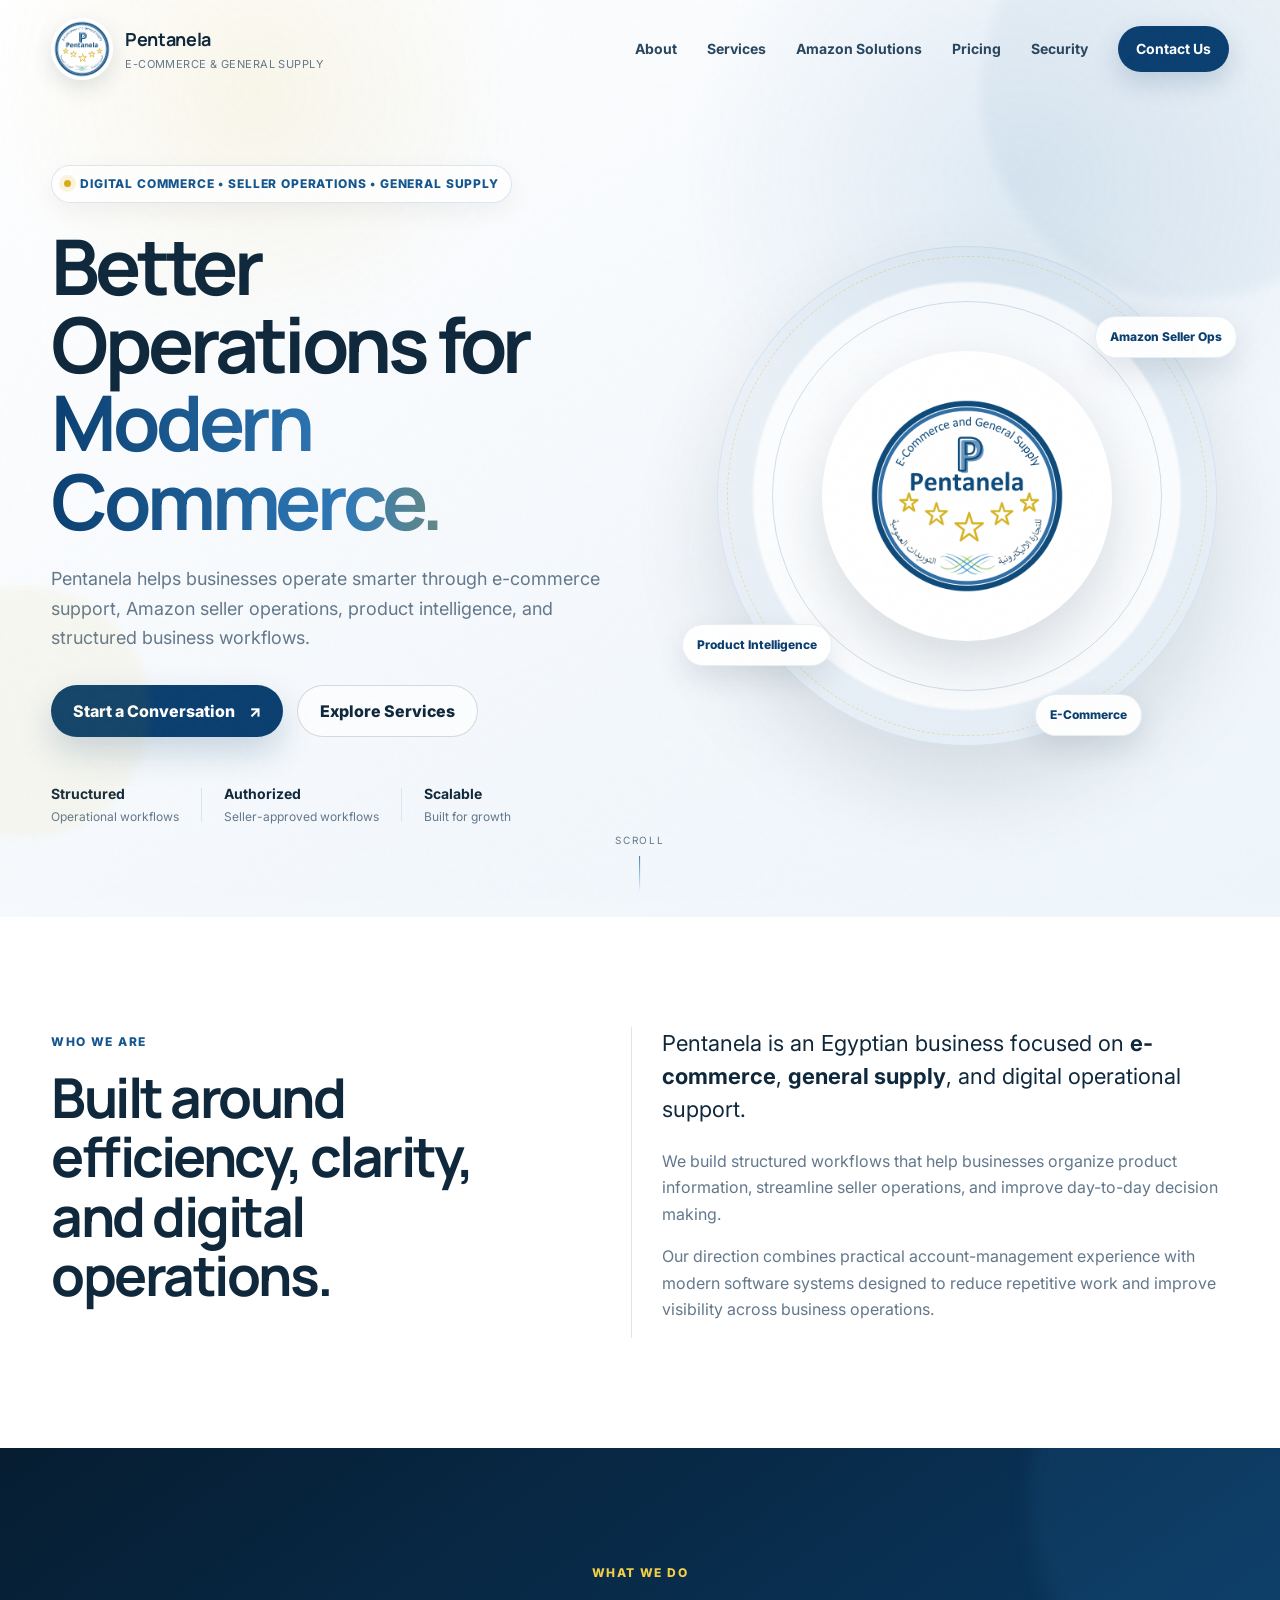
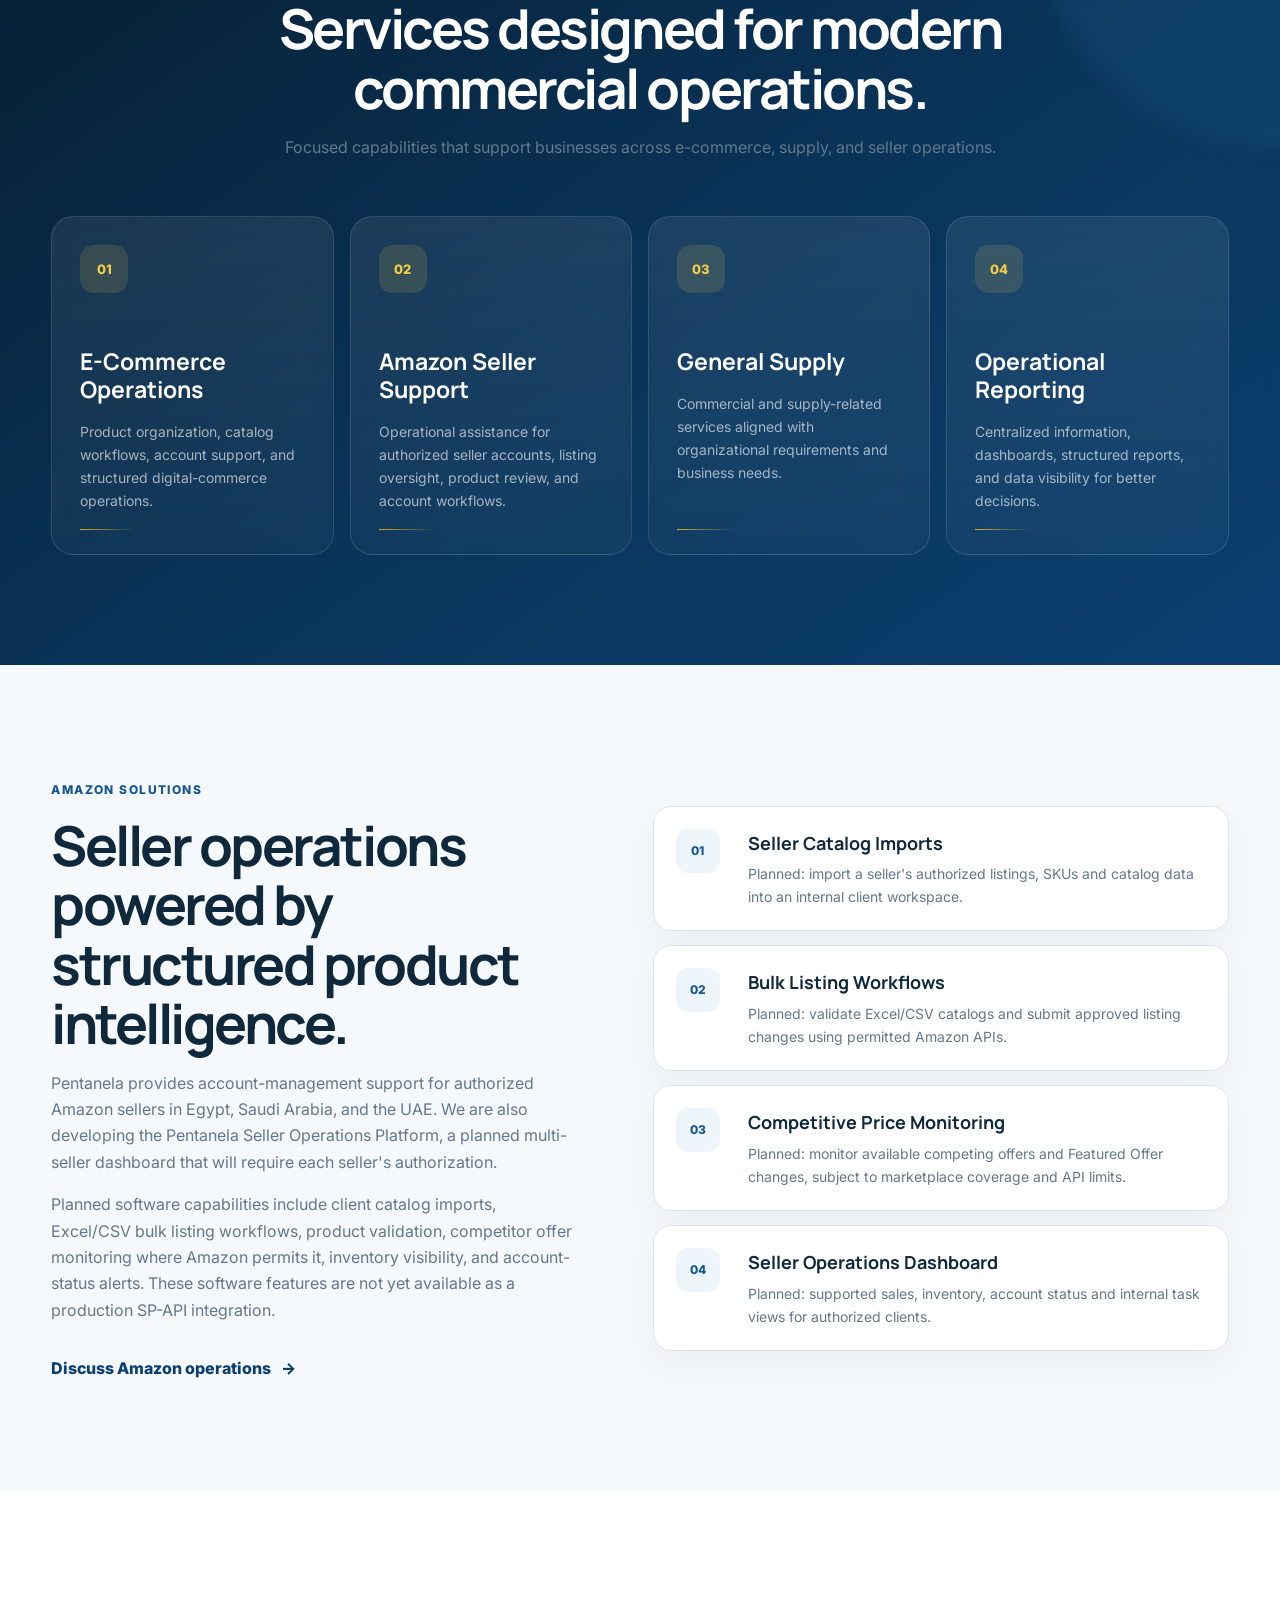
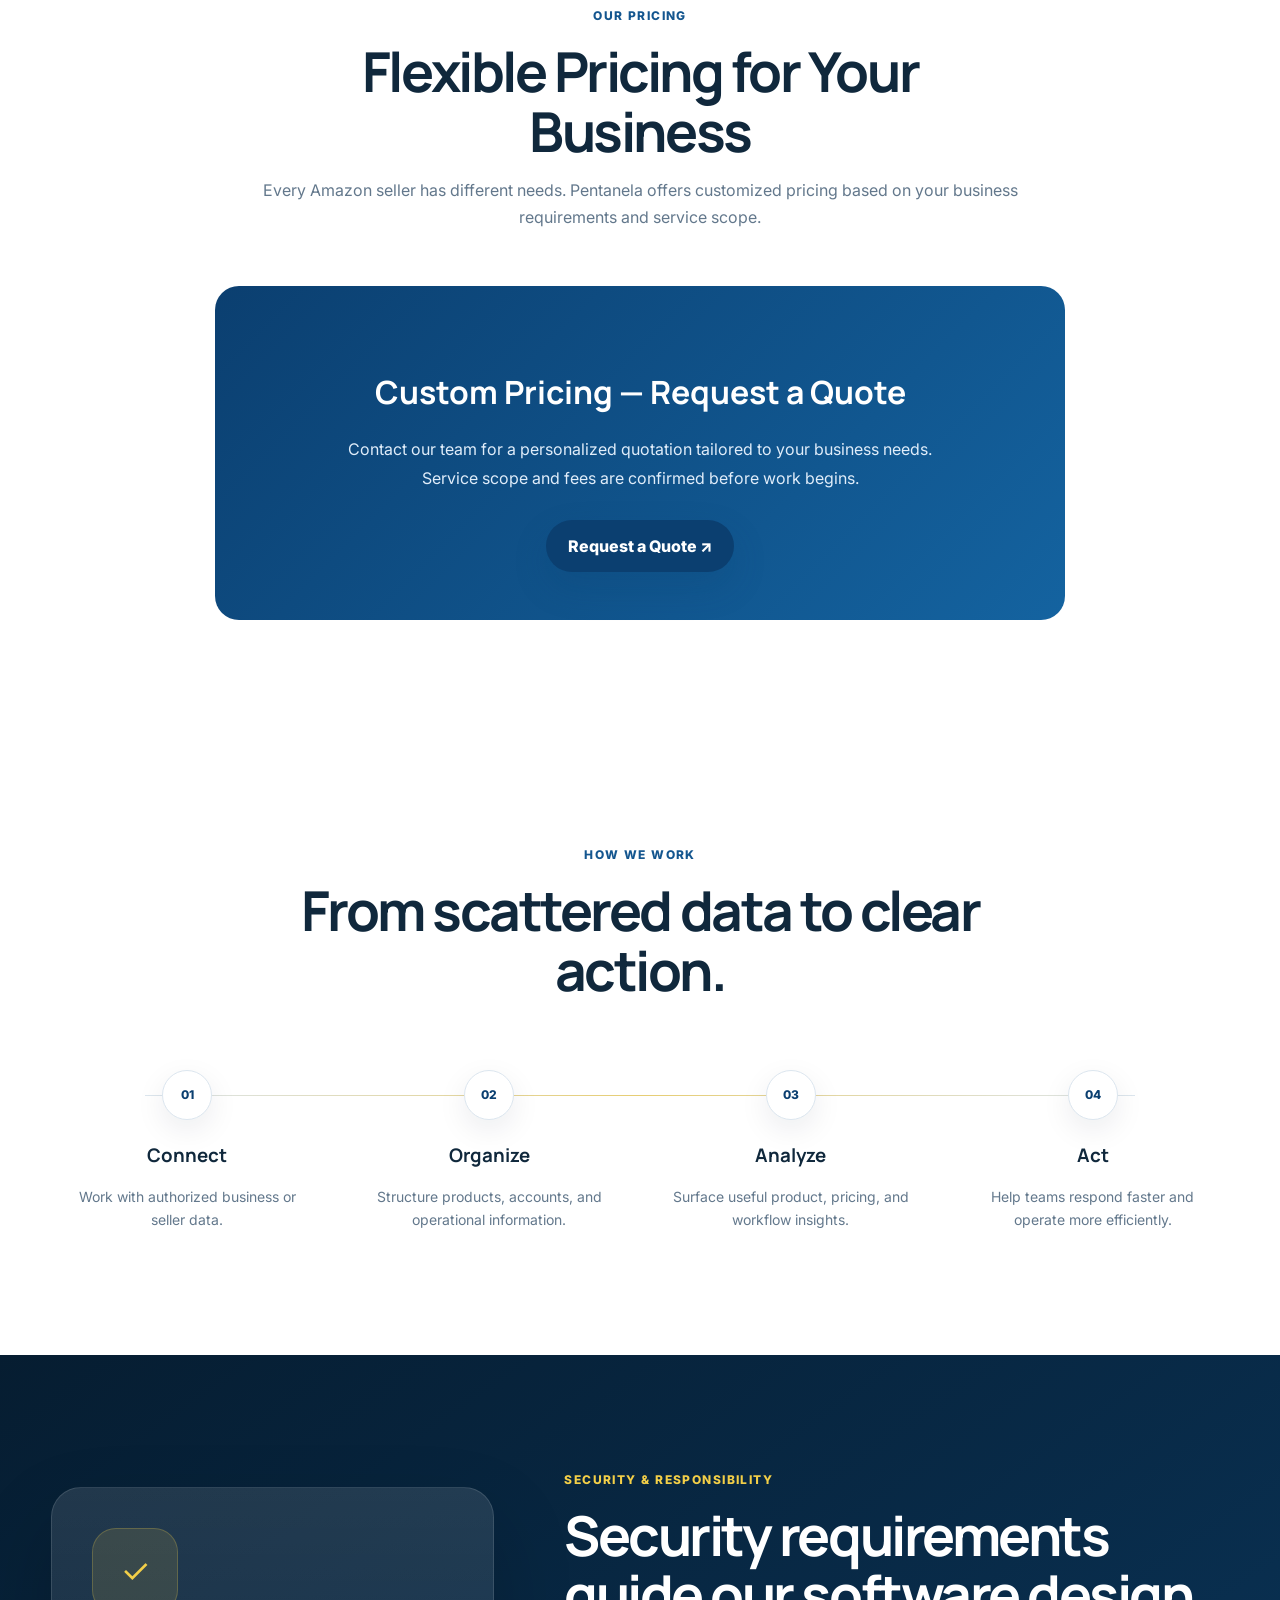
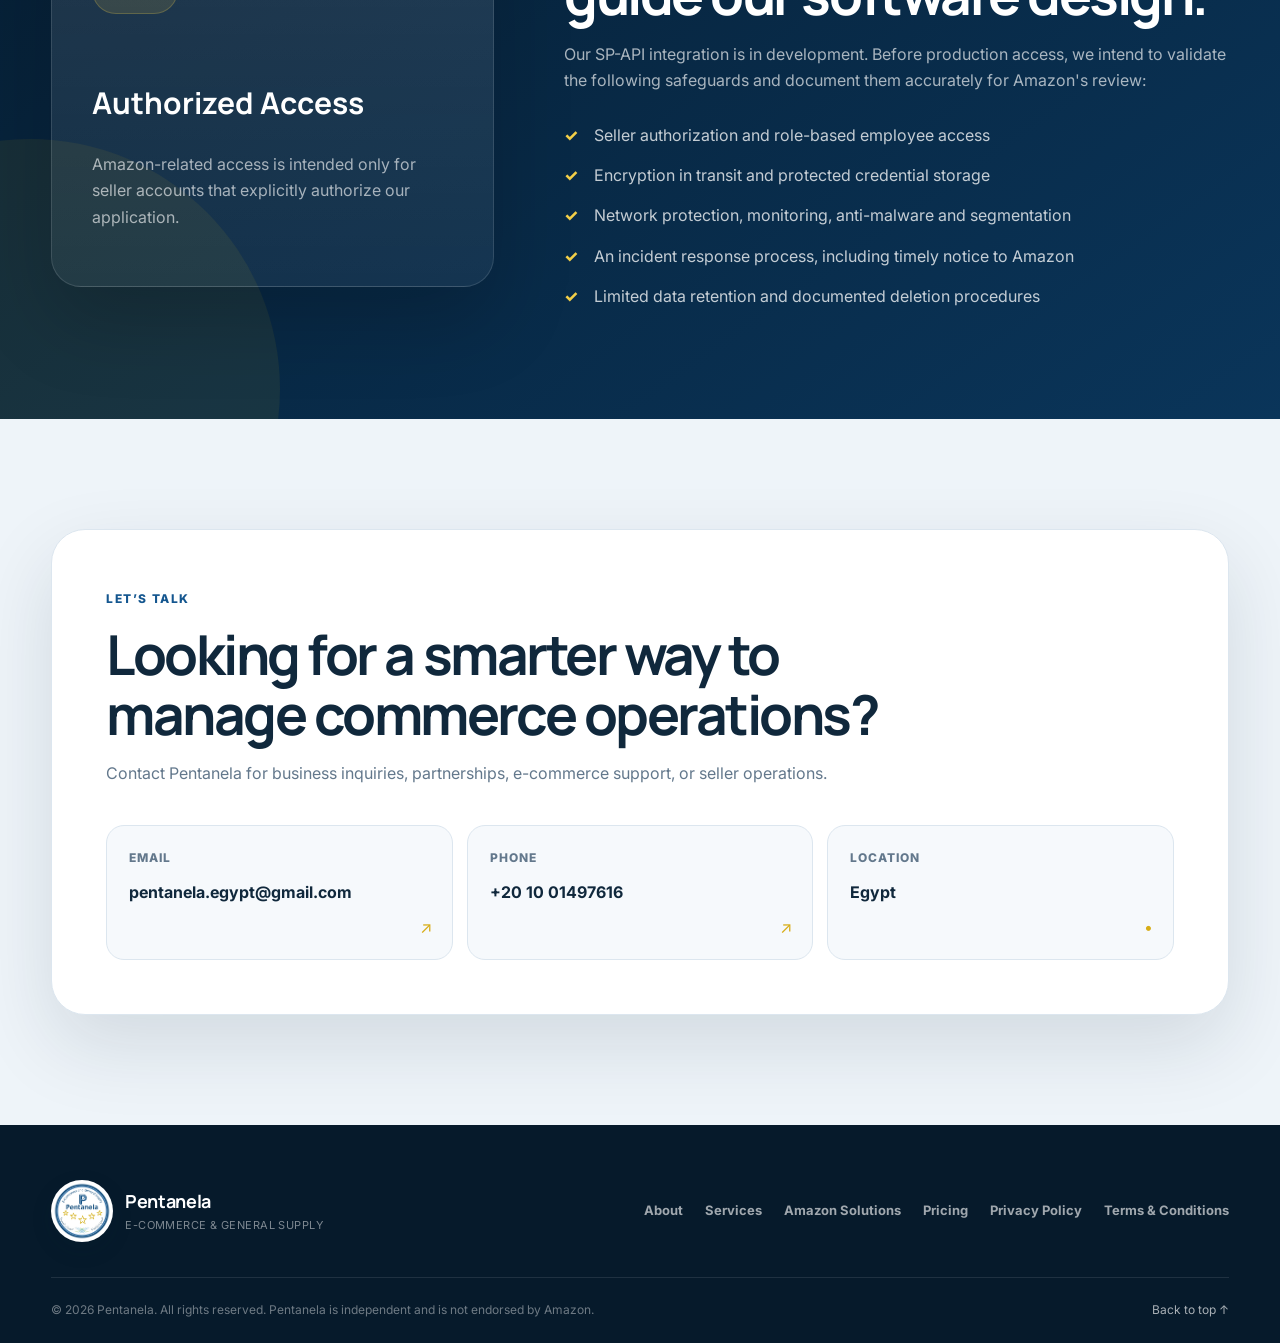
<file: index.html>
<!doctype html>
<html lang="en">
  <head>
    <meta charset="UTF-8" />
    <meta name="viewport" content="width=device-width, initial-scale=1.0" />
    <meta name="theme-color" content="#0b3f70" />
    <title>Pentanela | Seller Account Management & E-Commerce Services</title>
    <meta
      name="description"
      content="Pentanela provides Amazon seller account management and e-commerce operations support across Egypt, Saudi Arabia and the UAE. Request a tailored quote for catalog, listing and account services."
    />
    <meta
      property="og:title"
      content="Pentanela | E-Commerce & General Supply"
    />
    <meta
      property="og:description"
      content="Modern e-commerce, Amazon seller support, product intelligence and operational solutions."
    />
    <meta property="og:type" content="website" />
    <link rel="icon" href="assets/logo.png" />
    <link rel="preconnect" href="https://fonts.googleapis.com" />
    <link rel="preconnect" href="https://fonts.gstatic.com" crossorigin />
    <link
      href="https://fonts.googleapis.com/css2?family=Inter:wght@400;500;600;700;800&family=Manrope:wght@500;600;700;800&display=swap"
      rel="stylesheet"
    />
    <link rel="stylesheet" href="styles.css" />
  </head>
  <body>
    <div class="page-noise" aria-hidden="true"></div>
    <div class="cursor-glow" aria-hidden="true"></div>

    <header class="site-header" id="top">
      <div class="container nav-wrap">
        <a class="brand" href="#home" aria-label="Pentanela home">
          <img src="assets/logo.png" alt="Pentanela logo" />
          <div class="brand-copy">
            <strong>Pentanela</strong>
            <span>E-Commerce & General Supply</span>
          </div>
        </a>

        <button
          class="menu-toggle"
          aria-label="Toggle navigation"
          aria-expanded="false"
        >
          <span></span><span></span><span></span>
        </button>

        <nav class="main-nav" aria-label="Primary navigation">
          <a href="#about">About</a>
          <a href="#services">Services</a>
          <a href="#amazon">Amazon Solutions</a>
          <a href="#pricing">Pricing</a>
          <a href="#security">Security</a>
          <a class="nav-cta" href="#contact">Contact Us</a>
        </nav>
      </div>
    </header>

    <main id="home">
      <section class="hero section-shell">
        <div class="hero-bg hero-bg-one" aria-hidden="true"></div>
        <div class="hero-bg hero-bg-two" aria-hidden="true"></div>
        <div class="hero-grid container">
          <div class="hero-content reveal-up">
            <div class="eyebrow-pill">
              <span class="dot"></span>
              Digital Commerce • Seller Operations • General Supply
            </div>
            <h1>
              Better Operations for
              <span class="gradient-text">Modern Commerce.</span>
            </h1>
            <p class="hero-lead">
              Pentanela helps businesses operate smarter through e-commerce
              support, Amazon seller operations, product intelligence, and
              structured business workflows.
            </p>

            <div class="hero-actions">
              <a class="btn btn-primary magnetic" href="#contact">
                <span>Start a Conversation</span>
                <span class="btn-icon">↗</span>
              </a>
              <a class="btn btn-ghost" href="#services">Explore Services</a>
            </div>

            <div class="hero-trust">
              <div class="trust-item">
                <strong>Structured</strong>
                <span>Operational workflows</span>
              </div>
              <div class="trust-divider"></div>
              <div class="trust-item">
                <strong>Authorized</strong>
                <span>Seller-approved workflows</span>
              </div>
              <div class="trust-divider"></div>
              <div class="trust-item">
                <strong>Scalable</strong>
                <span>Built for growth</span>
              </div>
            </div>
          </div>

          <div class="hero-visual reveal-scale">
            <div class="orbital-card" data-parallax="0.035">
              <div class="orbit orbit-one"></div>
              <div class="orbit orbit-two"></div>
              <div class="logo-core">
                <img src="assets/logo.png" alt="Pentanela emblem" />
              </div>
              <div class="floating-chip chip-one">Amazon Seller Ops</div>
              <div class="floating-chip chip-two">Product Intelligence</div>
              <div class="floating-chip chip-three">E-Commerce</div>
            </div>
          </div>
        </div>

        <a
          href="#about"
          class="scroll-indicator"
          aria-label="Scroll to About section"
        >
          <span>Scroll</span>
          <i></i>
        </a>
      </section>

      <section id="about" class="section section-light">
        <div class="container split-layout">
          <div class="section-heading reveal-left">
            <span class="section-kicker">Who we are</span>
            <h2>Built around efficiency, clarity, and digital operations.</h2>
          </div>
          <div class="content-panel reveal-right">
            <p class="large-copy">
              Pentanela is an Egyptian business focused on
              <strong>e-commerce</strong>, <strong>general supply</strong>, and
              digital operational support.
            </p>
            <p>
              We build structured workflows that help businesses organize
              product information, streamline seller operations, and improve
              day-to-day decision making.
            </p>
            <p>
              Our direction combines practical account-management experience
              with modern software systems designed to reduce repetitive work
              and improve visibility across business operations.
            </p>
          </div>
        </div>
      </section>

      <section id="services" class="section section-deep">
        <div class="container">
          <div class="section-heading centered reveal-up">
            <span class="section-kicker light">What we do</span>
            <h2>Services designed for modern commercial operations.</h2>
            <p>
              Focused capabilities that support businesses across e-commerce,
              supply, and seller operations.
            </p>
          </div>

          <div class="service-grid">
            <article class="service-card reveal-up tilt-card">
              <div class="service-icon">01</div>
              <h3>E-Commerce Operations</h3>
              <p>
                Product organization, catalog workflows, account support, and
                structured digital-commerce operations.
              </p>
              <div class="service-line"></div>
            </article>

            <article class="service-card reveal-up tilt-card" data-delay="100">
              <div class="service-icon">02</div>
              <h3>Amazon Seller Support</h3>
              <p>
                Operational assistance for authorized seller accounts, listing
                oversight, product review, and account workflows.
              </p>
              <div class="service-line"></div>
            </article>

            <article class="service-card reveal-up tilt-card" data-delay="200">
              <div class="service-icon">03</div>
              <h3>General Supply</h3>
              <p>
                Commercial and supply-related services aligned with
                organizational requirements and business needs.
              </p>
              <div class="service-line"></div>
            </article>

            <article class="service-card reveal-up tilt-card" data-delay="300">
              <div class="service-icon">04</div>
              <h3>Operational Reporting</h3>
              <p>
                Centralized information, dashboards, structured reports, and
                data visibility for better decisions.
              </p>
              <div class="service-line"></div>
            </article>
          </div>
        </div>
      </section>

      <section id="amazon" class="section amazon-section">
        <div class="container amazon-grid">
          <div class="amazon-copy reveal-left">
            <span class="section-kicker">Amazon solutions</span>
            <h2>
              Seller operations powered by structured product intelligence.
            </h2>
            <p>
              Pentanela provides account-management support for authorized
              Amazon sellers in Egypt, Saudi Arabia, and the UAE. We are also
              developing the Pentanela Seller Operations Platform, a planned
              multi-seller dashboard that will require each seller's
              authorization.
            </p>
            <p>
              Planned software capabilities include client catalog imports,
              Excel/CSV bulk listing workflows, product validation, competitor
              offer monitoring where Amazon permits it, inventory visibility,
              and account-status alerts. These software features are not yet
              available as a production SP-API integration.
            </p>
            <a class="text-link" href="#contact"
              >Discuss Amazon operations <span>→</span></a
            >
          </div>

          <div class="feature-stack reveal-right">
            <div class="feature-row">
              <div class="feature-number">01</div>
              <div>
                <h3>Seller Catalog Imports</h3>
                <p>
                  Planned: import a seller's authorized listings, SKUs and
                  catalog data into an internal client workspace.
                </p>
              </div>
            </div>
            <div class="feature-row">
              <div class="feature-number">02</div>
              <div>
                <h3>Bulk Listing Workflows</h3>
                <p>
                  Planned: validate Excel/CSV catalogs and submit approved
                  listing changes using permitted Amazon APIs.
                </p>
              </div>
            </div>
            <div class="feature-row">
              <div class="feature-number">03</div>
              <div>
                <h3>Competitive Price Monitoring</h3>
                <p>
                  Planned: monitor available competing offers and Featured Offer
                  changes, subject to marketplace coverage and API limits.
                </p>
              </div>
            </div>
            <div class="feature-row">
              <div class="feature-number">04</div>
              <div>
                <h3>Seller Operations Dashboard</h3>
                <p>
                  Planned: supported sales, inventory, account status and
                  internal task views for authorized clients.
                </p>
              </div>
            </div>
          </div>
        </div>
      </section>

      <section id="pricing" class="section section-light">
        <div class="container">
          <div class="section-heading centered reveal-up">
            <span class="section-kicker">Our Pricing</span>
            <h2>Flexible Pricing for Your Business</h2>
            <p>
              Every Amazon seller has different needs. Pentanela offers
              customized pricing based on your business requirements and service
              scope.
            </p>
          </div>

          <div class="pricing-cta reveal-up">
            <h3>Custom Pricing — Request a Quote</h3>
            <p>
              Contact our team for a personalized quotation tailored to your
              business needs. Service scope and fees are confirmed before work
              begins.
            </p>

            <a
              href="mailto:pentanela.egypt@gmail.com?subject=Pentanela%20Pricing%20Inquiry"
              class="btn btn-primary"
            >
              Request a Quote ↗
            </a>
          </div>
        </div>
      </section>

      <section class="section workflow-section">
        <div class="container">
          <div class="section-heading centered reveal-up">
            <span class="section-kicker">How we work</span>
            <h2>From scattered data to clear action.</h2>
          </div>

          <div class="workflow">
            <div class="workflow-line" aria-hidden="true"></div>
            <div class="workflow-step reveal-up">
              <span>01</span>
              <h3>Connect</h3>
              <p>Work with authorized business or seller data.</p>
            </div>
            <div class="workflow-step reveal-up" data-delay="100">
              <span>02</span>
              <h3>Organize</h3>
              <p>Structure products, accounts, and operational information.</p>
            </div>
            <div class="workflow-step reveal-up" data-delay="200">
              <span>03</span>
              <h3>Analyze</h3>
              <p>Surface useful product, pricing, and workflow insights.</p>
            </div>
            <div class="workflow-step reveal-up" data-delay="300">
              <span>04</span>
              <h3>Act</h3>
              <p>Help teams respond faster and operate more efficiently.</p>
            </div>
          </div>
        </div>
      </section>

      <section id="security" class="section security-section">
        <div class="container security-grid">
          <div class="security-card reveal-left">
            <div class="shield">✓</div>
            <h3>Authorized Access</h3>
            <p>
              Amazon-related access is intended only for seller accounts that
              explicitly authorize our application.
            </p>
          </div>
          <div class="security-copy reveal-right">
            <span class="section-kicker light">Security & responsibility</span>
            <h2>Security requirements guide our software design.</h2>
            <p>
              Our SP-API integration is in development. Before production
              access, we intend to validate the following safeguards and
              document them accurately for Amazon's review:
            </p>
            <ul class="check-list">
              <li>Seller authorization and role-based employee access</li>
              <li>Encryption in transit and protected credential storage</li>
              <li>
                Network protection, monitoring, anti-malware and segmentation
              </li>
              <li>
                An incident response process, including timely notice to Amazon
              </li>
              <li>Limited data retention and documented deletion procedures</li>
            </ul>
          </div>
        </div>
      </section>

      <section id="contact" class="section contact-section">
        <div class="container contact-panel reveal-up">
          <div>
            <span class="section-kicker">Let’s talk</span>
            <h2>Looking for a smarter way to manage commerce operations?</h2>
            <p>
              Contact Pentanela for business inquiries, partnerships, e-commerce
              support, or seller operations.
            </p>
          </div>
          <div class="contact-actions">
            <a class="contact-action" href="mailto:pentanela.egypt@gmail.com">
              <span>Email</span>
              <strong>pentanela.egypt@gmail.com</strong>
              <i>↗</i>
            </a>
            <a class="contact-action" href="tel:+201001497616">
              <span>Phone</span>
              <strong>+20 10 01497616</strong>
              <i>↗</i>
            </a>
            <div class="contact-action static">
              <span>Location</span>
              <strong>Egypt</strong>
              <i>•</i>
            </div>
          </div>
        </div>
      </section>
    </main>

    <footer class="site-footer">
      <div class="container footer-top">
        <a class="brand footer-brand" href="#home">
          <img src="assets/logo.png" alt="Pentanela logo" />
          <div class="brand-copy">
            <strong>Pentanela</strong>
            <span>E-Commerce & General Supply</span>
          </div>
        </a>
        <div class="footer-nav">
          <a href="#about">About</a>
          <a href="#services">Services</a>
          <a href="#amazon">Amazon Solutions</a>
          <a href="#pricing">Pricing</a>
          <a href="privacy.html">Privacy Policy</a>
          <a href="terms.html">Terms & Conditions</a>
        </div>
      </div>
      <div class="container footer-bottom">
        <span
          >© <span id="year"></span> Pentanela. All rights reserved. Pentanela
          is independent and is not endorsed by Amazon.</span
        >
        <a href="#top">Back to top ↑</a>
      </div>
    </footer>

    <script src="script.js"></script>
  </body>
</html>
</file>
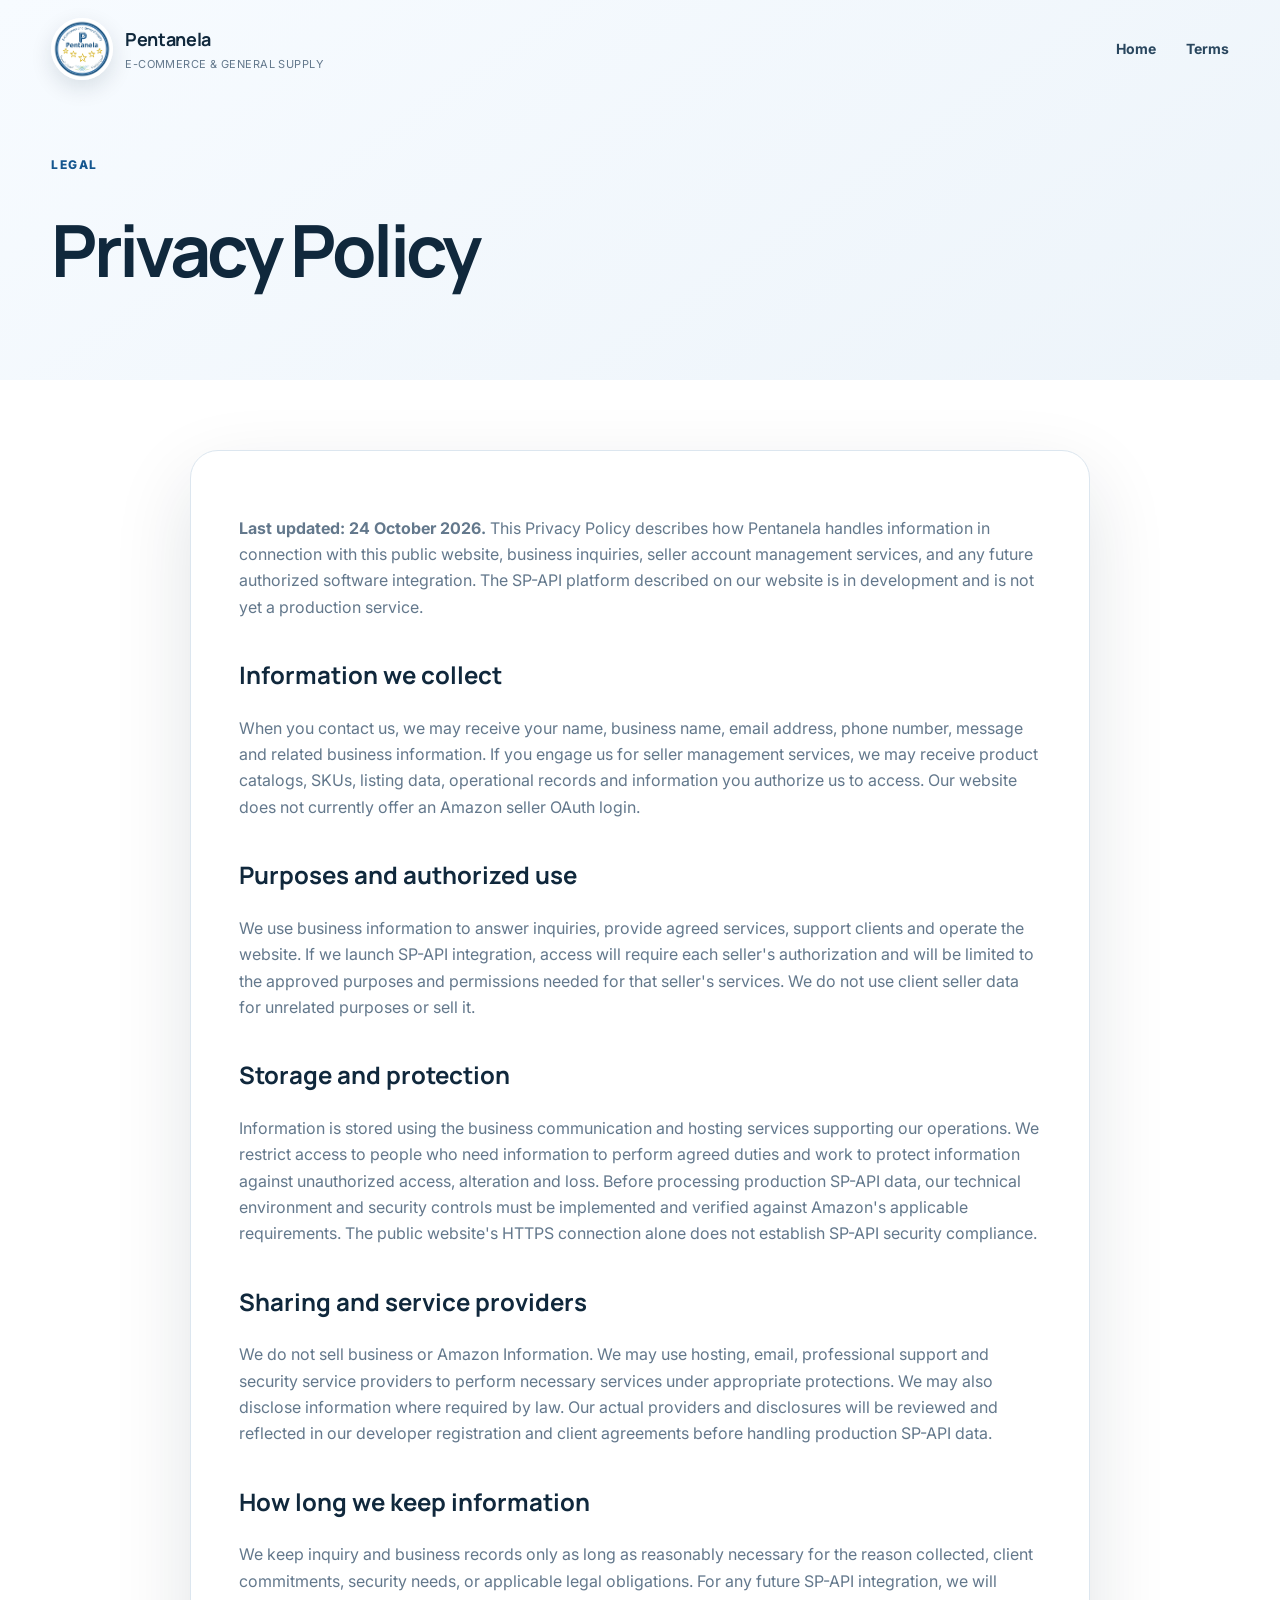
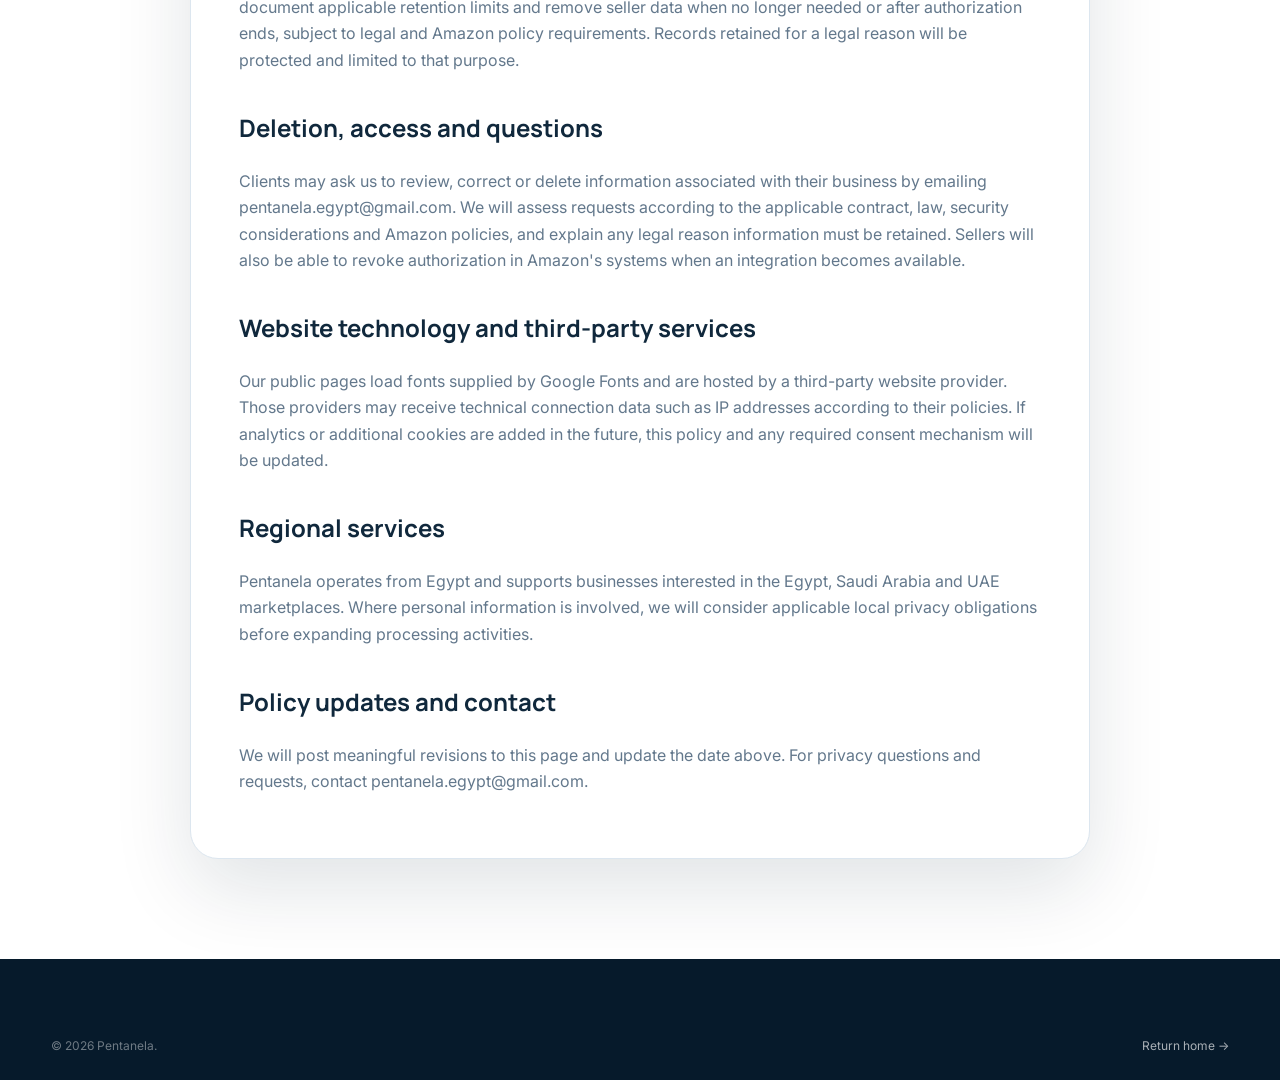
<file: privacy.html>
<!DOCTYPE html>
<html lang="en">
  <head>
    <meta charset="UTF-8" />
    <meta name="viewport" content="width=device-width, initial-scale=1.0" />
    <meta name="theme-color" content="#0b3f70" />
    <title>Privacy Policy | Pentanela</title>
    <link rel="icon" href="assets/logo.png" />
    <link rel="preconnect" href="https://fonts.googleapis.com" />
    <link rel="preconnect" href="https://fonts.gstatic.com" crossorigin />
    <link
      href="https://fonts.googleapis.com/css2?family=Inter:wght@400;500;600;700;800&family=Manrope:wght@500;600;700;800&display=swap"
      rel="stylesheet"
    />
    <link rel="stylesheet" href="styles.css" />
    <style>
      .legal-hero {
        padding: 150px 0 70px;
        background: linear-gradient(145deg, #f7fbff, #edf4fa);
      }
      .legal-hero h1 {
        font-family: "Manrope", sans-serif;
        font-size: clamp(42px, 6vw, 72px);
        letter-spacing: -0.05em;
        margin: 0;
      }
      .legal-main {
        padding: 70px 0 100px;
      }
      .legal-card {
        max-width: 900px;
        margin: auto;
        background: #fff;
        border: 1px solid var(--line);
        border-radius: 28px;
        padding: 48px;
        box-shadow: var(--shadow);
      }
      .legal-card h2 {
        font-family: "Manrope", sans-serif;
        margin-top: 35px;
      }
      .legal-card p {
        color: var(--muted);
      }
      @media (max-width: 620px) {
        .legal-card {
          padding: 28px 22px;
        }
        .legal-hero {
          padding-top: 125px;
        }
      }
    </style>
  </head>
  <body>
    <header class="site-header scrolled">
      <div class="container nav-wrap">
        <a class="brand" href="index.html"
          ><img src="assets/logo.png" alt="Pentanela logo" />
          <div class="brand-copy">
            <strong>Pentanela</strong><span>E-Commerce & General Supply</span>
          </div></a
        >
        <nav
          class="main-nav"
          style="
            position: static;
            opacity: 1;
            pointer-events: auto;
            transform: none;
          "
        >
          <a href="index.html">Home</a><a href="terms.html">Terms</a>
        </nav>
      </div>
    </header>
    <main>
      <section class="legal-hero">
        <div class="container">
          <span class="section-kicker">Legal</span>
          <h1>Privacy Policy</h1>
        </div>
      </section>
      <section class="legal-main">
        <div class="container">
          <article class="legal-card">
            <p><strong>Last updated: 24 October 2026.</strong> This Privacy Policy describes how Pentanela handles information in connection with this public website, business inquiries, seller account management services, and any future authorized software integration. The SP-API platform described on our website is in development and is not yet a production service.</p>
            <h2>Information we collect</h2>
            <p>When you contact us, we may receive your name, business name, email address, phone number, message and related business information. If you engage us for seller management services, we may receive product catalogs, SKUs, listing data, operational records and information you authorize us to access. Our website does not currently offer an Amazon seller OAuth login.</p>
            <h2>Purposes and authorized use</h2>
            <p>We use business information to answer inquiries, provide agreed services, support clients and operate the website. If we launch SP-API integration, access will require each seller's authorization and will be limited to the approved purposes and permissions needed for that seller's services. We do not use client seller data for unrelated purposes or sell it.</p>
            <h2>Storage and protection</h2>
            <p>Information is stored using the business communication and hosting services supporting our operations. We restrict access to people who need information to perform agreed duties and work to protect information against unauthorized access, alteration and loss. Before processing production SP-API data, our technical environment and security controls must be implemented and verified against Amazon's applicable requirements. The public website's HTTPS connection alone does not establish SP-API security compliance.</p>
            <h2>Sharing and service providers</h2>
            <p>We do not sell business or Amazon Information. We may use hosting, email, professional support and security service providers to perform necessary services under appropriate protections. We may also disclose information where required by law. Our actual providers and disclosures will be reviewed and reflected in our developer registration and client agreements before handling production SP-API data.</p>
            <h2>How long we keep information</h2>
            <p>We keep inquiry and business records only as long as reasonably necessary for the reason collected, client commitments, security needs, or applicable legal obligations. For any future SP-API integration, we will document applicable retention limits and remove seller data when no longer needed or after authorization ends, subject to legal and Amazon policy requirements. Records retained for a legal reason will be protected and limited to that purpose.</p>
            <h2>Deletion, access and questions</h2>
            <p>Clients may ask us to review, correct or delete information associated with their business by emailing <a href="mailto:pentanela.egypt@gmail.com">pentanela.egypt@gmail.com</a>. We will assess requests according to the applicable contract, law, security considerations and Amazon policies, and explain any legal reason information must be retained. Sellers will also be able to revoke authorization in Amazon's systems when an integration becomes available.</p>
            <h2>Website technology and third-party services</h2>
            <p>Our public pages load fonts supplied by Google Fonts and are hosted by a third-party website provider. Those providers may receive technical connection data such as IP addresses according to their policies. If analytics or additional cookies are added in the future, this policy and any required consent mechanism will be updated.</p>
            <h2>Regional services</h2>
            <p>Pentanela operates from Egypt and supports businesses interested in the Egypt, Saudi Arabia and UAE marketplaces. Where personal information is involved, we will consider applicable local privacy obligations before expanding processing activities.</p>
            <h2>Policy updates and contact</h2>
            <p>We will post meaningful revisions to this page and update the date above. For privacy questions and requests, contact <a href="mailto:pentanela.egypt@gmail.com">pentanela.egypt@gmail.com</a>.</p>
          </article>
        </div>
      </section>
    </main>
    <footer class="site-footer">
      <div class="container footer-bottom">
        <span>© <span id="year"></span> Pentanela.</span
        ><a href="index.html">Return home →</a>
      </div>
    </footer>
    <script src="script.js"></script>
  </body>
</html>
</file>
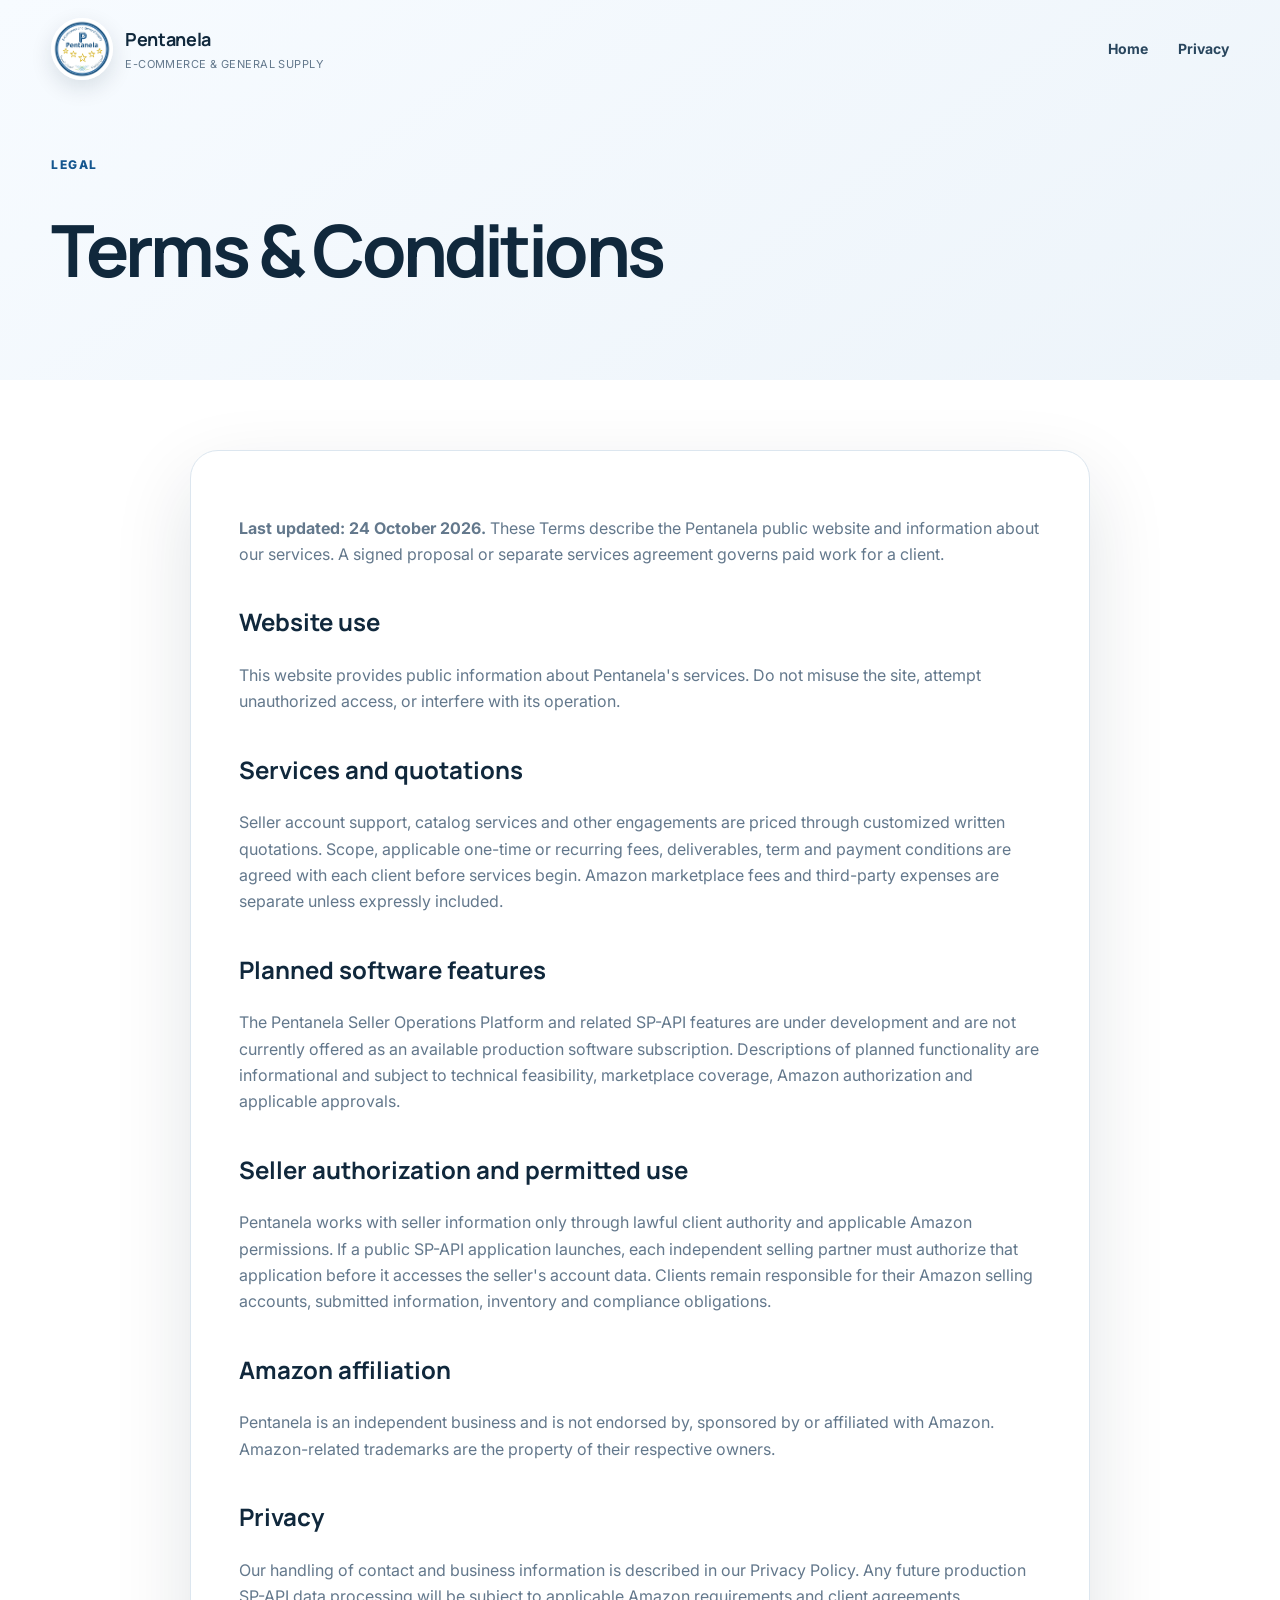
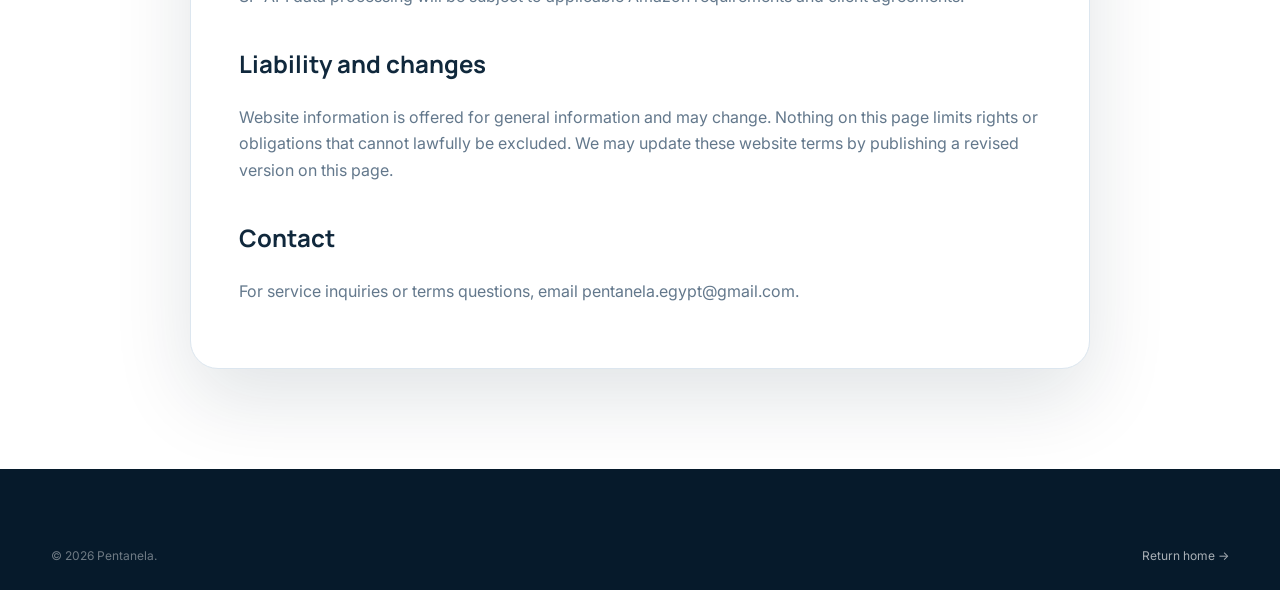
<file: terms.html>
<!DOCTYPE html>
<html lang="en">
  <head>
    <meta charset="UTF-8" />
    <meta name="viewport" content="width=device-width, initial-scale=1.0" />
    <meta name="theme-color" content="#0b3f70" />
    <title>Terms & Conditions | Pentanela</title>
    <link rel="icon" href="assets/logo.png" />
    <link rel="preconnect" href="https://fonts.googleapis.com" />
    <link rel="preconnect" href="https://fonts.gstatic.com" crossorigin />
    <link
      href="https://fonts.googleapis.com/css2?family=Inter:wght@400;500;600;700;800&family=Manrope:wght@500;600;700;800&display=swap"
      rel="stylesheet"
    />
    <link rel="stylesheet" href="styles.css" />
    <style>
      .legal-hero {
        padding: 150px 0 70px;
        background: linear-gradient(145deg, #f7fbff, #edf4fa);
      }
      .legal-hero h1 {
        font-family: "Manrope", sans-serif;
        font-size: clamp(42px, 6vw, 72px);
        letter-spacing: -0.05em;
        margin: 0;
      }
      .legal-main {
        padding: 70px 0 100px;
      }
      .legal-card {
        max-width: 900px;
        margin: auto;
        background: #fff;
        border: 1px solid var(--line);
        border-radius: 28px;
        padding: 48px;
        box-shadow: var(--shadow);
      }
      .legal-card h2 {
        font-family: "Manrope", sans-serif;
        margin-top: 35px;
      }
      .legal-card p {
        color: var(--muted);
      }
      @media (max-width: 620px) {
        .legal-card {
          padding: 28px 22px;
        }
        .legal-hero {
          padding-top: 125px;
        }
      }
    </style>
  </head>
  <body>
    <header class="site-header scrolled">
      <div class="container nav-wrap">
        <a class="brand" href="index.html"
          ><img src="assets/logo.png" alt="Pentanela logo" />
          <div class="brand-copy">
            <strong>Pentanela</strong><span>E-Commerce & General Supply</span>
          </div></a
        >
        <nav
          class="main-nav"
          style="
            position: static;
            opacity: 1;
            pointer-events: auto;
            transform: none;
          "
        >
          <a href="index.html">Home</a><a href="privacy.html">Privacy</a>
        </nav>
      </div>
    </header>
    <main>
      <section class="legal-hero">
        <div class="container">
          <span class="section-kicker">Legal</span>
          <h1>Terms & Conditions</h1>
        </div>
      </section>
      <section class="legal-main">
        <div class="container">
          <article class="legal-card">
            <p><strong>Last updated: 24 October 2026.</strong> These Terms describe the Pentanela public website and information about our services. A signed proposal or separate services agreement governs paid work for a client.</p>
            <h2>Website use</h2>
            <p>This website provides public information about Pentanela's services. Do not misuse the site, attempt unauthorized access, or interfere with its operation.</p>
            <h2>Services and quotations</h2>
            <p>Seller account support, catalog services and other engagements are priced through customized written quotations. Scope, applicable one-time or recurring fees, deliverables, term and payment conditions are agreed with each client before services begin. Amazon marketplace fees and third-party expenses are separate unless expressly included.</p>
            <h2>Planned software features</h2>
            <p>The Pentanela Seller Operations Platform and related SP-API features are under development and are not currently offered as an available production software subscription. Descriptions of planned functionality are informational and subject to technical feasibility, marketplace coverage, Amazon authorization and applicable approvals.</p>
            <h2>Seller authorization and permitted use</h2>
            <p>Pentanela works with seller information only through lawful client authority and applicable Amazon permissions. If a public SP-API application launches, each independent selling partner must authorize that application before it accesses the seller's account data. Clients remain responsible for their Amazon selling accounts, submitted information, inventory and compliance obligations.</p>
            <h2>Amazon affiliation</h2>
            <p>Pentanela is an independent business and is not endorsed by, sponsored by or affiliated with Amazon. Amazon-related trademarks are the property of their respective owners.</p>
            <h2>Privacy</h2>
            <p>Our handling of contact and business information is described in our <a href="privacy.html">Privacy Policy</a>. Any future production SP-API data processing will be subject to applicable Amazon requirements and client agreements.</p>
            <h2>Liability and changes</h2>
            <p>Website information is offered for general information and may change. Nothing on this page limits rights or obligations that cannot lawfully be excluded. We may update these website terms by publishing a revised version on this page.</p>
            <h2>Contact</h2>
            <p>For service inquiries or terms questions, email <a href="mailto:pentanela.egypt@gmail.com">pentanela.egypt@gmail.com</a>.</p>
          </article>
        </div>
      </section>
    </main>
    <footer class="site-footer">
      <div class="container footer-bottom">
        <span>© <span id="year"></span> Pentanela.</span
        ><a href="index.html">Return home →</a>
      </div>
    </footer>
    <script src="script.js"></script>
  </body>
</html>
</file>
<file: styles.css>
:root {
  --navy-950: #061d31;
  --navy-900: #082b4b;
  --navy-800: #0b3f70;
  --blue-700: #14568f;
  --blue-500: #2f79b7;
  --blue-300: #8dbde2;
  --gold: #d7ad17;
  --gold-light: #f3cf48;
  --ink: #10283c;
  --muted: #63788c;
  --line: #dce6ef;
  --surface: #ffffff;
  --surface-soft: #f6f9fc;
  --shadow: 0 30px 80px rgba(6, 29, 49, 0.12);
  --radius-lg: 30px;
  --radius-md: 22px;
}

* {
  box-sizing: border-box;
}
html {
  scroll-behavior: smooth;
}
body {
  margin: 0;
  font-family:
    "Inter",
    system-ui,
    -apple-system,
    BlinkMacSystemFont,
    "Segoe UI",
    sans-serif;
  color: var(--ink);
  background: #fff;
  line-height: 1.65;
  overflow-x: hidden;
}
body.menu-open {
  overflow: hidden;
}
::selection {
  background: rgba(215, 173, 23, 0.25);
}
a {
  color: inherit;
  text-decoration: none;
}
img {
  display: block;
  max-width: 100%;
}
button,
input,
textarea {
  font: inherit;
}

.page-noise {
  position: fixed;
  inset: 0;
  pointer-events: none;
  z-index: 999;
  opacity: 0.025;
  background-image: url("data:image/svg+xml,%3Csvg viewBox='0 0 180 180' xmlns='http://www.w3.org/2000/svg'%3E%3Cfilter id='n'%3E%3CfeTurbulence type='fractalNoise' baseFrequency='.7' numOctaves='3' stitchTiles='stitch'/%3E%3C/filter%3E%3Crect width='100%25' height='100%25' filter='url(%23n)' opacity='.6'/%3E%3C/svg%3E");
}
.cursor-glow {
  position: fixed;
  width: 420px;
  height: 420px;
  border-radius: 50%;
  pointer-events: none;
  z-index: -1;
  background: radial-gradient(
    circle,
    rgba(47, 121, 183, 0.1),
    rgba(47, 121, 183, 0) 65%
  );
  transform: translate(-50%, -50%);
  transition: opacity 0.2s ease;
}

.container {
  width: min(1180px, 92%);
  margin: 0 auto;
}
.section {
  padding: 110px 0;
  position: relative;
}
.section-shell {
  position: relative;
  overflow: hidden;
}

.site-header {
  position: fixed;
  top: 0;
  left: 0;
  right: 0;
  z-index: 100;
  padding: 18px 0;
  transition:
    padding 0.35s ease,
    background 0.35s ease,
    box-shadow 0.35s ease,
    backdrop-filter 0.35s ease;
}
.site-header.scrolled {
  padding: 10px 0;
  background: rgba(255, 255, 255, 0.86);
  backdrop-filter: blur(18px);
  border-bottom: 1px solid rgba(20, 86, 143, 0.1);
  box-shadow: 0 10px 35px rgba(6, 29, 49, 0.07);
}
.nav-wrap {
  display: flex;
  align-items: center;
  justify-content: space-between;
  gap: 24px;
}
.brand {
  display: inline-flex;
  align-items: center;
  gap: 12px;
  min-width: max-content;
}
.brand img {
  width: 62px;
  height: 62px;
  object-fit: contain;
  border-radius: 50%;
  box-shadow: 0 8px 22px rgba(6, 29, 49, 0.12);
  transition: transform 0.4s ease;
}
.brand:hover img {
  transform: rotate(-5deg) scale(1.03);
}
.brand-copy strong {
  display: block;
  font-family: "Manrope", sans-serif;
  font-size: 18px;
  letter-spacing: -0.02em;
}
.brand-copy span {
  display: block;
  font-size: 11px;
  color: var(--muted);
  letter-spacing: 0.04em;
  text-transform: uppercase;
}
.main-nav {
  display: flex;
  align-items: center;
  gap: 30px;
}
.main-nav a {
  font-size: 14px;
  font-weight: 700;
  color: #29465e;
  position: relative;
}
.main-nav a:not(.nav-cta)::after {
  content: "";
  position: absolute;
  left: 0;
  bottom: -7px;
  width: 100%;
  height: 2px;
  transform: scaleX(0);
  transform-origin: right;
  background: var(--gold);
  transition: transform 0.3s ease;
}
.main-nav a:hover::after {
  transform: scaleX(1);
  transform-origin: left;
}
.nav-cta {
  padding: 11px 18px;
  color: white !important;
  background: var(--navy-800);
  border-radius: 999px;
  box-shadow: 0 10px 26px rgba(11, 63, 112, 0.18);
  transition:
    transform 0.25s ease,
    background 0.25s ease;
}
.nav-cta:hover {
  transform: translateY(-2px);
  background: var(--navy-950);
}
.menu-toggle {
  display: none;
  width: 44px;
  height: 44px;
  border: 0;
  border-radius: 12px;
  background: var(--surface-soft);
  padding: 11px;
  cursor: pointer;
}
.menu-toggle span {
  display: block;
  height: 2px;
  background: var(--ink);
  margin: 5px 0;
  transition: 0.3s ease;
}

.hero {
  min-height: 100vh;
  padding: 165px 0 90px;
  display: flex;
  align-items: center;
  background:
    radial-gradient(
      circle at 80% 20%,
      rgba(47, 121, 183, 0.12),
      transparent 27%
    ),
    radial-gradient(
      circle at 20% 10%,
      rgba(215, 173, 23, 0.09),
      transparent 20%
    ),
    linear-gradient(145deg, #ffffff 0%, #f4f8fc 58%, #edf5fb 100%);
}
.hero-bg {
  position: absolute;
  border-radius: 50%;
  filter: blur(4px);
  opacity: 0.55;
  pointer-events: none;
}
.hero-bg-one {
  width: 420px;
  height: 420px;
  background: rgba(20, 86, 143, 0.08);
  top: -120px;
  right: -120px;
  animation: drift 13s ease-in-out infinite;
}
.hero-bg-two {
  width: 250px;
  height: 250px;
  background: rgba(215, 173, 23, 0.1);
  bottom: 80px;
  left: -100px;
  animation: drift 10s ease-in-out infinite reverse;
}
@keyframes drift {
  50% {
    transform: translate(18px, -12px) scale(1.08);
  }
}
.hero-grid {
  display: grid;
  grid-template-columns: 1.06fr 0.94fr;
  gap: 64px;
  align-items: center;
}
.eyebrow-pill {
  display: inline-flex;
  align-items: center;
  gap: 9px;
  padding: 8px 12px;
  border: 1px solid rgba(20, 86, 143, 0.14);
  border-radius: 999px;
  background: rgba(255, 255, 255, 0.75);
  color: var(--blue-700);
  font-size: 12px;
  font-weight: 800;
  text-transform: uppercase;
  letter-spacing: 0.07em;
  box-shadow: 0 8px 25px rgba(6, 29, 49, 0.05);
}
.dot {
  width: 7px;
  height: 7px;
  border-radius: 50%;
  background: var(--gold);
  box-shadow: 0 0 0 5px rgba(215, 173, 23, 0.13);
  animation: pulse 2s ease infinite;
}
@keyframes pulse {
  50% {
    box-shadow: 0 0 0 8px rgba(215, 173, 23, 0);
  }
}
.hero h1 {
  font-family: "Manrope", sans-serif;
  font-size: clamp(46px, 6vw, 78px);
  line-height: 1.02;
  letter-spacing: -0.055em;
  margin: 24px 0 24px;
  max-width: 780px;
}
.gradient-text {
  display: block;
  background: linear-gradient(
    90deg,
    var(--navy-800),
    var(--blue-500),
    var(--gold)
  );
  -webkit-background-clip: text;
  background-clip: text;
  color: transparent;
}
.hero-lead {
  max-width: 680px;
  font-size: 18px;
  color: var(--muted);
}
.hero-actions {
  display: flex;
  gap: 14px;
  flex-wrap: wrap;
  margin-top: 32px;
}
.btn {
  display: inline-flex;
  align-items: center;
  justify-content: center;
  gap: 14px;
  min-height: 52px;
  padding: 0 22px;
  border-radius: 999px;
  font-weight: 800;
  transition:
    transform 0.25s ease,
    box-shadow 0.25s ease,
    background 0.25s ease;
}
.btn-primary {
  background: var(--navy-800);
  color: #fff;
  box-shadow: 0 15px 35px rgba(11, 63, 112, 0.2);
}
.btn-primary:hover {
  transform: translateY(-3px);
  background: var(--navy-950);
  box-shadow: 0 20px 46px rgba(11, 63, 112, 0.25);
}
.btn-icon {
  transition: transform 0.25s ease;
}
.btn-primary:hover .btn-icon {
  transform: translate(3px, -3px);
}
.btn-ghost {
  border: 1px solid rgba(16, 40, 60, 0.16);
  background: rgba(255, 255, 255, 0.65);
}
.btn-ghost:hover {
  transform: translateY(-3px);
  background: #fff;
}
.hero-trust {
  display: flex;
  align-items: center;
  gap: 22px;
  margin-top: 45px;
}
.trust-item strong {
  display: block;
  font-size: 14px;
}
.trust-item span {
  display: block;
  font-size: 12px;
  color: var(--muted);
  margin-top: 2px;
}
.trust-divider {
  width: 1px;
  height: 34px;
  background: var(--line);
}

.hero-visual {
  position: relative;
  display: grid;
  place-items: center;
  min-height: 530px;
}
.orbital-card {
  width: min(500px, 90vw);
  aspect-ratio: 1;
  position: relative;
  display: grid;
  place-items: center;
  border-radius: 50%;
  background: radial-gradient(
    circle at 50% 50%,
    #ffffff 0 36%,
    rgba(255, 255, 255, 0.65) 37% 60%,
    rgba(20, 86, 143, 0.05) 61% 100%
  );
  box-shadow:
    inset 0 0 0 1px rgba(20, 86, 143, 0.08),
    0 40px 90px rgba(6, 29, 49, 0.12);
  transition: transform 0.18s ease-out;
}
.orbit {
  position: absolute;
  border-radius: 50%;
  border: 1px solid rgba(20, 86, 143, 0.18);
}
.orbit-one {
  width: 78%;
  height: 78%;
  animation: spin 24s linear infinite;
}
.orbit-two {
  width: 96%;
  height: 96%;
  border-style: dashed;
  border-color: rgba(215, 173, 23, 0.28);
  animation: spin 34s linear infinite reverse;
}
@keyframes spin {
  to {
    transform: rotate(360deg);
  }
}
.logo-core {
  width: 58%;
  aspect-ratio: 1;
  border-radius: 50%;
  background: #fff;
  display: grid;
  place-items: center;
  padding: 7%;
  box-shadow: 0 24px 55px rgba(6, 29, 49, 0.14);
  animation: logoFloat 5s ease-in-out infinite;
}
.logo-core img {
  width: 100%;
  border-radius: 50%;
}
@keyframes logoFloat {
  50% {
    transform: translateY(-9px);
  }
}
.floating-chip {
  position: absolute;
  padding: 10px 14px;
  border-radius: 999px;
  background: rgba(255, 255, 255, 0.94);
  border: 1px solid rgba(20, 86, 143, 0.1);
  box-shadow: 0 12px 30px rgba(6, 29, 49, 0.1);
  color: var(--navy-800);
  font-size: 12px;
  font-weight: 800;
  backdrop-filter: blur(10px);
}
.chip-one {
  top: 14%;
  right: -4%;
  animation: chipFloat 4.3s ease-in-out infinite;
}
.chip-two {
  bottom: 16%;
  left: -7%;
  animation: chipFloat 4.8s ease-in-out infinite 0.4s;
}
.chip-three {
  bottom: 2%;
  right: 15%;
  animation: chipFloat 4.6s ease-in-out infinite 0.8s;
}
@keyframes chipFloat {
  50% {
    transform: translateY(-8px);
  }
}
.scroll-indicator {
  position: absolute;
  left: 50%;
  bottom: 25px;
  transform: translateX(-50%);
  display: flex;
  flex-direction: column;
  align-items: center;
  gap: 8px;
  color: var(--muted);
  font-size: 10px;
  text-transform: uppercase;
  letter-spacing: 0.18em;
}
.scroll-indicator i {
  width: 1px;
  height: 36px;
  background: linear-gradient(var(--blue-500), transparent);
  animation: scrollLine 1.8s ease infinite;
}
@keyframes scrollLine {
  0% {
    transform: scaleY(0.2);
    transform-origin: top;
    opacity: 0.3;
  }
  60% {
    transform: scaleY(1);
    opacity: 1;
  }
  100% {
    transform: scaleY(0.2);
    transform-origin: bottom;
    opacity: 0.2;
  }
}

.metrics-band {
  padding: 28px 0;
  background: var(--navy-950);
  color: #fff;
}
.metrics-grid {
  display: grid;
  grid-template-columns: repeat(4, 1fr);
}
.metric {
  padding: 18px 26px;
  border-right: 1px solid rgba(255, 255, 255, 0.1);
}
.metric:last-child {
  border-right: 0;
}
.metric strong,
.metric > span {
  font-family: "Manrope", sans-serif;
  font-size: 34px;
  letter-spacing: -0.04em;
}
.metric > span {
  color: var(--gold-light);
}
.metric p {
  margin: 2px 0 0;
  color: rgba(255, 255, 255, 0.62);
  font-size: 12px;
}

.section-light {
  background: #fff;
}
.split-layout {
  display: grid;
  grid-template-columns: 0.9fr 1.1fr;
  gap: 90px;
  align-items: start;
}
.section-kicker {
  display: inline-block;
  margin-bottom: 16px;
  color: var(--blue-700);
  font-size: 12px;
  font-weight: 800;
  text-transform: uppercase;
  letter-spacing: 0.12em;
}
.section-kicker.light {
  color: var(--gold-light);
}
.section-heading h2,
.amazon-copy h2,
.security-copy h2,
.contact-panel h2 {
  font-family: "Manrope", sans-serif;
  font-size: clamp(34px, 4.3vw, 56px);
  line-height: 1.08;
  letter-spacing: -0.045em;
  margin: 0;
}
.section-heading.centered {
  max-width: 760px;
  margin: 0 auto 56px;
  text-align: center;
}
.section-heading.centered p {
  color: var(--muted);
}
.section-light .section-heading h2 {
  color: var(--ink);
}
.content-panel {
  padding-left: 30px;
  border-left: 1px solid var(--line);
}
.content-panel p {
  color: var(--muted);
}
.large-copy {
  font-size: 22px;
  line-height: 1.5;
  color: var(--ink) !important;
  margin-top: 0;
}

.section-deep {
  background: linear-gradient(145deg, #061d31, #0a365d 60%, #0b3f70);
  color: #fff;
  overflow: hidden;
}
.section-deep::before {
  content: "";
  position: absolute;
  width: 500px;
  height: 500px;
  border-radius: 50%;
  background: rgba(47, 121, 183, 0.13);
  right: -250px;
  top: -200px;
  filter: blur(10px);
}
.service-grid {
  display: grid;
  grid-template-columns: repeat(4, 1fr);
  gap: 16px;
  position: relative;
  z-index: 1;
}
.service-card {
  min-height: 330px;
  padding: 28px;
  border-radius: var(--radius-md);
  border: 1px solid rgba(255, 255, 255, 0.12);
  background: linear-gradient(
    180deg,
    rgba(255, 255, 255, 0.08),
    rgba(255, 255, 255, 0.035)
  );
  backdrop-filter: blur(10px);
  position: relative;
  overflow: hidden;
  transform-style: preserve-3d;
  transition:
    border-color 0.35s ease,
    background 0.35s ease,
    box-shadow 0.35s ease;
}
.service-card::after {
  content: "";
  position: absolute;
  inset: auto -20% -60% -20%;
  height: 70%;
  background: radial-gradient(
    circle,
    rgba(215, 173, 23, 0.18),
    transparent 60%
  );
  opacity: 0;
  transition: opacity 0.35s ease;
}
.service-card:hover {
  border-color: rgba(243, 207, 72, 0.35);
  background: rgba(255, 255, 255, 0.1);
  box-shadow: 0 25px 55px rgba(0, 0, 0, 0.18);
}
.service-card:hover::after {
  opacity: 1;
}
.service-icon {
  width: 48px;
  height: 48px;
  border-radius: 14px;
  display: grid;
  place-items: center;
  background: rgba(243, 207, 72, 0.13);
  color: var(--gold-light);
  font-weight: 800;
  font-size: 13px;
}
.service-card h3 {
  font-family: "Manrope", sans-serif;
  font-size: 23px;
  line-height: 1.2;
  margin: 55px 0 16px;
}
.service-card p {
  color: rgba(255, 255, 255, 0.62);
  font-size: 14px;
}
.service-line {
  position: absolute;
  left: 28px;
  right: 28px;
  bottom: 24px;
  height: 1px;
  background: linear-gradient(90deg, var(--gold), transparent);
  transform: scaleX(0.25);
  transform-origin: left;
  transition: transform 0.35s ease;
}
.service-card:hover .service-line {
  transform: scaleX(1);
}

.amazon-section {
  background: var(--surface-soft);
}
.amazon-grid {
  display: grid;
  grid-template-columns: 0.95fr 1.05fr;
  gap: 80px;
  align-items: center;
}
.amazon-copy p {
  color: var(--muted);
  max-width: 620px;
}
.text-link {
  display: inline-flex;
  align-items: center;
  gap: 10px;
  margin-top: 16px;
  color: var(--navy-800);
  font-weight: 800;
}
.text-link span {
  transition: transform 0.25s ease;
}
.text-link:hover span {
  transform: translateX(4px);
}
.feature-stack {
  display: grid;
  gap: 14px;
}
.feature-row {
  display: grid;
  grid-template-columns: 52px 1fr;
  gap: 20px;
  align-items: start;
  padding: 22px;
  border-radius: 18px;
  background: #fff;
  border: 1px solid var(--line);
  box-shadow: 0 14px 35px rgba(6, 29, 49, 0.05);
  transition:
    transform 0.3s ease,
    box-shadow 0.3s ease,
    border-color 0.3s ease;
}
.feature-row:hover {
  transform: translateX(8px);
  box-shadow: 0 18px 45px rgba(6, 29, 49, 0.09);
  border-color: rgba(20, 86, 143, 0.2);
}
.feature-number {
  width: 44px;
  height: 44px;
  display: grid;
  place-items: center;
  border-radius: 12px;
  background: #eef5fb;
  color: var(--blue-700);
  font-size: 12px;
  font-weight: 800;
}
.feature-row h3 {
  margin: 0 0 4px;
  font-family: "Manrope", sans-serif;
  font-size: 18px;
}
.feature-row p {
  margin: 0;
  color: var(--muted);
  font-size: 14px;
}

.workflow-section {
  background: #fff;
}
.workflow {
  position: relative;
  display: grid;
  grid-template-columns: repeat(4, 1fr);
  gap: 30px;
  margin-top: 70px;
}
.workflow-line {
  position: absolute;
  top: 25px;
  left: 8%;
  right: 8%;
  height: 1px;
  background: linear-gradient(
    90deg,
    rgba(20, 86, 143, 0.15),
    rgba(215, 173, 23, 0.6),
    rgba(20, 86, 143, 0.15)
  );
}
.workflow-step {
  position: relative;
  text-align: center;
  padding: 0 10px;
}
.workflow-step > span {
  width: 50px;
  height: 50px;
  display: grid;
  place-items: center;
  margin: 0 auto 20px;
  border-radius: 50%;
  color: var(--navy-800);
  font-size: 12px;
  font-weight: 800;
  background: #fff;
  border: 1px solid var(--line);
  box-shadow: 0 10px 30px rgba(6, 29, 49, 0.08);
  position: relative;
  z-index: 2;
}
.workflow-step h3 {
  font-family: "Manrope", sans-serif;
  margin: 0 0 8px;
}
.workflow-step p {
  color: var(--muted);
  font-size: 14px;
}

.security-section {
  background: linear-gradient(145deg, var(--navy-950), #0a355a);
  color: #fff;
  overflow: hidden;
}
.security-section::after {
  content: "";
  position: absolute;
  width: 500px;
  height: 500px;
  border-radius: 50%;
  background: rgba(215, 173, 23, 0.08);
  left: -220px;
  bottom: -220px;
}
.security-grid {
  display: grid;
  grid-template-columns: 0.8fr 1.2fr;
  gap: 70px;
  align-items: center;
  position: relative;
  z-index: 1;
}
.security-card {
  min-height: 400px;
  border-radius: 30px;
  padding: 40px;
  background: linear-gradient(
    180deg,
    rgba(255, 255, 255, 0.11),
    rgba(255, 255, 255, 0.05)
  );
  border: 1px solid rgba(255, 255, 255, 0.12);
  display: flex;
  flex-direction: column;
  justify-content: flex-end;
  box-shadow: 0 35px 80px rgba(0, 0, 0, 0.18);
}
.shield {
  width: 86px;
  height: 86px;
  display: grid;
  place-items: center;
  border-radius: 24px;
  background: rgba(243, 207, 72, 0.12);
  color: var(--gold-light);
  border: 1px solid rgba(243, 207, 72, 0.22);
  font-size: 34px;
  margin-bottom: auto;
}
.security-card h3 {
  font-family: "Manrope", sans-serif;
  font-size: 30px;
  margin-bottom: 8px;
}
.security-card p {
  color: rgba(255, 255, 255, 0.62);
}
.security-copy p {
  color: rgba(255, 255, 255, 0.65);
}
.check-list {
  list-style: none;
  margin: 28px 0 0;
  padding: 0;
  display: grid;
  gap: 14px;
}
.check-list li {
  position: relative;
  padding-left: 30px;
  color: rgba(255, 255, 255, 0.76);
}
.check-list li::before {
  content: "✓";
  position: absolute;
  left: 0;
  color: var(--gold-light);
  font-weight: 800;
}

.contact-section {
  background: #eef4f9;
}
.contact-panel {
  border-radius: 34px;
  padding: 54px;
  background: #fff;
  border: 1px solid var(--line);
  box-shadow: var(--shadow);
}
.contact-panel > div:first-child {
  max-width: 800px;
}
.contact-panel p {
  color: var(--muted);
}
.contact-actions {
  display: grid;
  grid-template-columns: repeat(3, 1fr);
  gap: 14px;
  margin-top: 38px;
}
.contact-action {
  min-height: 135px;
  padding: 22px;
  border-radius: 18px;
  background: var(--surface-soft);
  border: 1px solid var(--line);
  position: relative;
  transition:
    transform 0.3s ease,
    background 0.3s ease,
    border-color 0.3s ease;
}
.contact-action:hover {
  transform: translateY(-5px);
  background: #fff;
  border-color: rgba(20, 86, 143, 0.22);
}
.contact-action span {
  display: block;
  color: var(--muted);
  font-size: 12px;
  text-transform: uppercase;
  letter-spacing: 0.08em;
  font-weight: 800;
}
.contact-action strong {
  display: block;
  margin-top: 12px;
  color: var(--ink);
  font-size: 16px;
}
.contact-action i {
  position: absolute;
  right: 20px;
  bottom: 18px;
  color: var(--gold);
  font-style: normal;
}
.contact-note {
  margin-top: 18px;
  font-size: 12px;
}

.site-footer {
  background: #061a2b;
  color: #fff;
  padding: 55px 0 24px;
}
.footer-top {
  display: flex;
  justify-content: space-between;
  gap: 40px;
  align-items: center;
  padding-bottom: 35px;
  border-bottom: 1px solid rgba(255, 255, 255, 0.1);
}
.footer-brand .brand-copy span {
  color: rgba(255, 255, 255, 0.48);
}
.footer-nav {
  display: flex;
  flex-wrap: wrap;
  gap: 22px;
}
.footer-nav a {
  color: rgba(255, 255, 255, 0.62);
  font-size: 13px;
  font-weight: 700;
  transition: color 0.2s ease;
}
.footer-nav a:hover {
  color: #fff;
}
.footer-bottom {
  display: flex;
  justify-content: space-between;
  gap: 20px;
  padding-top: 22px;
  color: rgba(255, 255, 255, 0.42);
  font-size: 12px;
}
.footer-bottom a {
  color: rgba(255, 255, 255, 0.65);
}

.reveal-up,
.reveal-left,
.reveal-right,
.reveal-scale {
  opacity: 0;
  transition:
    opacity 0.85s ease,
    transform 0.85s cubic-bezier(0.2, 0.8, 0.2, 1);
  transition-delay: var(--delay, 0ms);
}
.reveal-up {
  transform: translateY(35px);
}
.reveal-left {
  transform: translateX(-35px);
}
.reveal-right {
  transform: translateX(35px);
}
.reveal-scale {
  transform: scale(0.94);
}
.revealed {
  opacity: 1 !important;
  transform: none !important;
}

@media (max-width: 1040px) {
  .hero-grid,
  .amazon-grid,
  .security-grid {
    grid-template-columns: 1fr;
  }
  .hero {
    padding-top: 145px;
  }
  .hero-content {
    text-align: center;
  }
  .hero-lead {
    margin-left: auto;
    margin-right: auto;
  }
  .hero-actions,
  .hero-trust {
    justify-content: center;
  }
  .hero-visual {
    min-height: 470px;
  }
  .split-layout {
    grid-template-columns: 1fr;
    gap: 35px;
  }
  .content-panel {
    padding-left: 0;
    border-left: 0;
  }
  .service-grid {
    grid-template-columns: repeat(2, 1fr);
  }
  .metrics-grid {
    grid-template-columns: repeat(2, 1fr);
  }
  .metric:nth-child(2) {
    border-right: 0;
  }
  .metric:nth-child(-n + 2) {
    border-bottom: 1px solid rgba(255, 255, 255, 0.1);
  }
  .workflow {
    grid-template-columns: repeat(2, 1fr);
  }
  .workflow-line {
    display: none;
  }
}

@media (max-width: 800px) {
  .main-nav {
    position: fixed;
    inset: 85px 18px auto 18px;
    flex-direction: column;
    align-items: stretch;
    gap: 0;
    padding: 18px;
    background: rgba(255, 255, 255, 0.97);
    border: 1px solid var(--line);
    border-radius: 20px;
    box-shadow: var(--shadow);
    opacity: 0;
    pointer-events: none;
    transform: translateY(-15px);
    transition: 0.3s ease;
  }
  .main-nav.open {
    opacity: 1;
    pointer-events: auto;
    transform: none;
  }
  .main-nav a {
    padding: 13px 12px;
  }
  .nav-cta {
    text-align: center;
    margin-top: 8px;
  }
  .menu-toggle {
    display: block;
  }
  .menu-toggle.open span:nth-child(1) {
    transform: translateY(7px) rotate(45deg);
  }
  .menu-toggle.open span:nth-child(2) {
    opacity: 0;
  }
  .menu-toggle.open span:nth-child(3) {
    transform: translateY(-7px) rotate(-45deg);
  }
  .hero h1 {
    font-size: clamp(44px, 13vw, 68px);
  }
  .hero-trust {
    flex-wrap: wrap;
    gap: 16px;
  }
  .trust-divider {
    display: none;
  }
  .floating-chip {
    font-size: 10px;
  }
  .contact-actions {
    grid-template-columns: 1fr;
  }
  .footer-top,
  .footer-bottom {
    flex-direction: column;
    align-items: flex-start;
  }
}

@media (max-width: 620px) {
  .container {
    width: min(92%, 560px);
  }
  .section {
    padding: 80px 0;
  }
  .brand img {
    width: 52px;
    height: 52px;
  }
  .brand-copy span {
    display: none;
  }
  .hero {
    padding-top: 125px;
    min-height: auto;
  }
  .hero-grid {
    gap: 30px;
  }
  .hero-visual {
    min-height: 360px;
  }
  .orbital-card {
    width: 330px;
  }
  .chip-one {
    right: -2%;
  }
  .chip-two {
    left: -2%;
  }
  .chip-three {
    right: 18%;
  }
  .metrics-grid,
  .service-grid,
  .workflow {
    grid-template-columns: 1fr;
  }
  .metric {
    border-right: 0;
    border-bottom: 1px solid rgba(255, 255, 255, 0.1);
  }
  .metric:last-child {
    border-bottom: 0;
  }
  .workflow-step {
    text-align: left;
    display: grid;
    grid-template-columns: 60px 1fr;
    column-gap: 16px;
  }
  .workflow-step > span {
    margin: 0;
    grid-row: 1 / span 2;
  }
  .contact-panel {
    padding: 32px 22px;
  }
  .footer-nav {
    flex-direction: column;
    gap: 10px;
  }
  .scroll-indicator {
    display: none;
  }
}

@media (prefers-reduced-motion: reduce) {
  *,
  *::before,
  *::after {
    animation-duration: 0.001ms !important;
    animation-iteration-count: 1 !important;
    scroll-behavior: auto !important;
    transition-duration: 0.001ms !important;
  }
}

/* Public-developer information and quote transparency */
.pricing-disclosure {
  max-width: 950px;
  margin: 32px auto 0;
  text-align: center;
  line-height: 1.8;
  color: #3f566b;
}
.pricing-disclosure a {
  color: #0b5b9d;
  font-weight: 700;
  text-decoration: underline;
  text-underline-offset: 3px;
}

/* Pricing Section */

.pricing-cta {
  max-width: 850px;
  margin: 40px auto 0;
  padding: 48px 32px;
  text-align: center;
  background: linear-gradient(135deg, #0b3f70, #1463a0);
  border-radius: 24px;
  color: #ffffff;
}

.pricing-cta h3 {
  font-family: "Manrope", sans-serif;
  font-size: clamp(24px, 3vw, 32px);
  font-weight: 700;
  margin-bottom: 16px;
  color: #ffffff;
}

.pricing-cta p {
  max-width: 610px;
  margin: 0 auto 28px;
  line-height: 1.8;
  color: #e0edfa;
}

.pricing-cta .btn {
  display: inline-flex;
  align-items: center;
  justify-content: center;
  text-decoration: none;
}

@media (max-width: 768px) {
  .pricing-cta {
    padding: 36px 24px;
    margin-top: 40px;
  }
}
</file>
